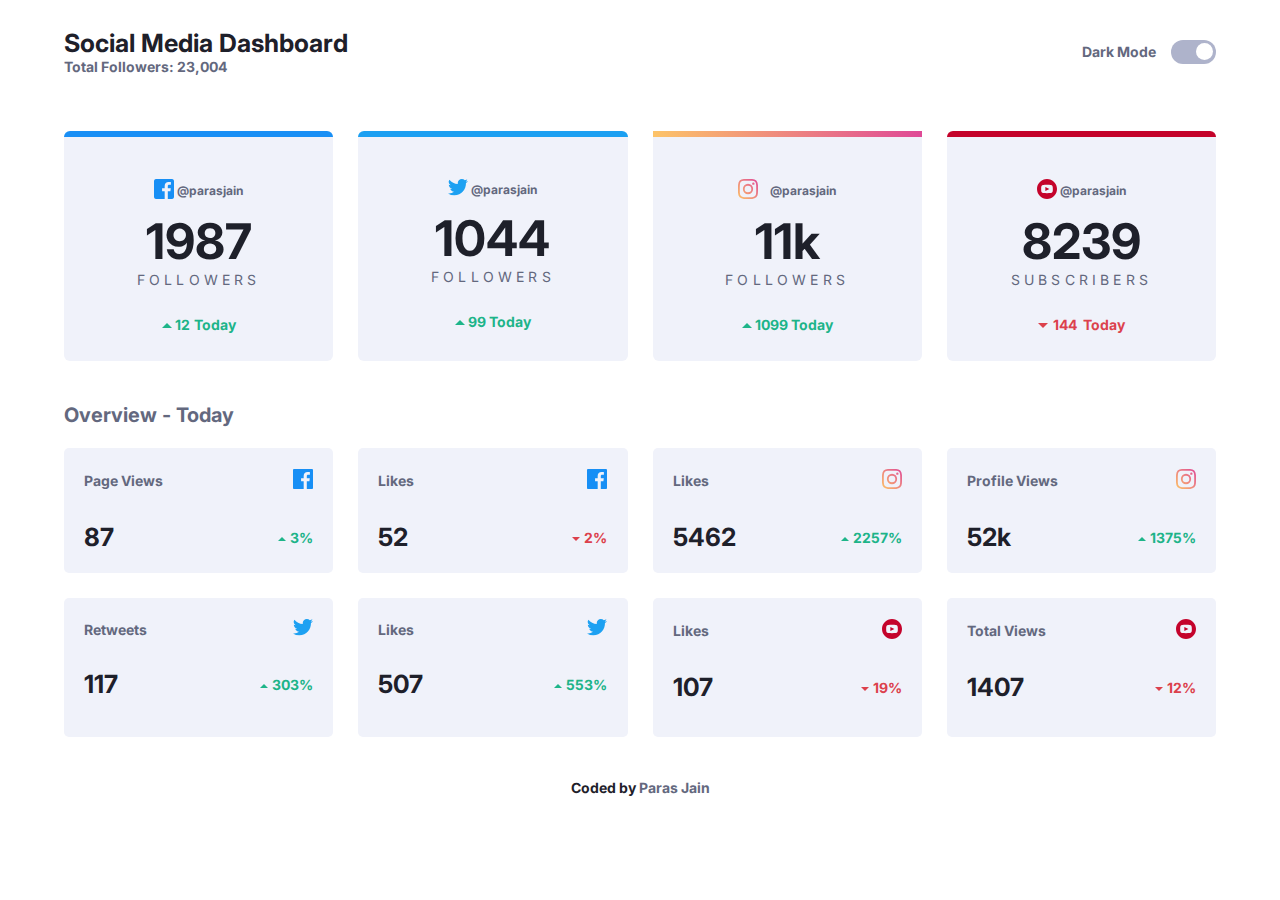
<file: Task-3/index.html>
<!DOCTYPE html>
<html lang="en">
<head>
  <meta charset="UTF-8">
  <meta name="viewport" content="width=device-width, initial-scale=1.0"> <!-- displays site properly based on user's device -->

  <link rel="icon" type="image/png" sizes="32x32" href="favicon-32x32.png">
  
  <title>Frontend Mentor | Social Media Dashboard</title>
  <link rel="stylesheet" href="style.css">
  <link rel="preconnect" href="https://fonts.googleapis.com">
<link rel="preconnect" href="https://fonts.gstatic.com" crossorigin>
<link href="https://fonts.googleapis.com/css2?family=Inter:wght@400;700&display=swap" rel="stylesheet">
  <script src="script.js" defer></script>
</head>

<body class="light">

  <div class="social-media">

  <div class="container">

    <div class="top-flex">

      <div class="title-flex title-1">
        <div class="title-heading">Social Media Dashboard</div>
        <div class="title-info">Total Followers: 23,004</div>
        <hr>
      </div>

      <div class="title-flex title-2">

        <div class="dark-title">Dark Mode</div>

        <div class="toggle-button">
          <label for="radio" class="label-radio">
            <input type="radio" name="radio" class="radio-btn" id="radio1">
            <input type="radio" name="radio" class="radio-btn" id="radio2" checked>
            <div class="ball"></div>
          </label>
        </div>

      </div> 

    </div> <!---end of top-flex class div-->

    <div class="profile-section">

      <div class="profile-card profile-one"> <!--first profile-->

        <div class="profile-flex"> 
          <div class="profile-icon"><img src="icon-facebook.svg" alt="icon-facebook"></div>
          <div class="profile-name">@parasjain</div>
        </div>

        <div class="followers">1987</div>
        <div class="followers-heading">Followers</div>
        
        <div class="follow-flex">
          <div class="indicator"><img src="icon-up.svg" alt="icon-up"></div>
          <div class="indicator-value">12</div>
          <div class="today">Today</div>
        </div>

      </div>

      <div class="profile-card profile-two"> <!--second profile-->

        <div class="profile-flex"> 
          <div class="profile-icon"><img src="icon-twitter.svg" alt="icon-twitter"></div>
          <div class="profile-name">@parasjain</div>
        </div>

        <div class="followers">1044</div>
        <div class="followers-heading">Followers</div>
        
        <div class="follow-flex">
          <div class="indicator"><img src="icon-up.svg" alt="icon-up"></div>
          <div class="indicator-value">99</div>
          <div class="today">Today</div>
        </div>

      </div>

      <div class="profile-card profile-three"> <!--third profile-->

        <div class="profile-flex profile-3"> 
          <div class="profile-icon"><img src="icon-instagram.svg" alt="icon-facebook"></div>
          <div class="profile-name">@parasjain</div>
        </div>

        <div class="followers">11k</div>
        <div class="followers-heading">Followers</div>
        
        <div class="follow-flex follow-3">
          <div class="indicator"><img src="icon-up.svg" alt="icon-up"></div>
          <div class="indicator-value">1099</div>
          <div class="today">Today</div>
        </div>

      </div>

      <div class="profile-card profile-four"> <!--fourth profile-->

        <div class="profile-flex"> 
          <div class="profile-icon"><img src="icon-youtube.svg" alt="icon-facebook"></div>
          <div class="profile-name">@parasjain</div>
        </div>

        <div class="followers">8239</div>
        <div class="followers-heading">Subscribers</div>
        
        <div class="follow-flex follow-4">
          <div class="indicator"><img src="icon-down.svg" alt="icon-down"></div>
          <div class="indicator-value indicator-red">144</div>
          <div class="today indicator-red">Today</div>
        </div>

      </div>

      

    </div> <!---end of profile section class div-->

    <div class="overview-section">

      <div class="overview-heading">Overview - Today</div>

      <div class="page-section">

        <div class="page-card card-one"> <!--page one-->

          <div class="page-flex page-1">
            <div class="page-views">Page Views</div>
            <div class="page-icon"><img src="icon-facebook.svg" alt="icon-facebook"></div>
          </div>

          <div class="page-flex page-2">

            <div class="views">87</div>

            <div class="indicate-flex">
              <div class="page-indicator"><img src="icon-up.svg" alt="icon-up"></div>
              <div class="percent">3%</div>
            </div>

          </div>
        </div>


        <div class="page-card card-two"> <!--page two-->

          <div class="page-flex page-1">
            <div class="page-views">Likes</div>
            <div class="page-icon"><img src="icon-facebook.svg" alt="icon-facebook"></div>
          </div>

          <div class="page-flex page-2">

            <div class="views">52</div>

            <div class="indicate-flex">
              <div class="page-indicator"><img src="icon-down.svg" alt="icon-down"></div>
              <div class="percent percent-red">2%</div>
            </div>

          </div>

        </div>


        <div class="page-card card-three"> <!--page three-->

          <div class="page-flex page-1">
            <div class="page-views">Likes</div>
            <div class="page-icon"><img src="icon-instagram.svg" alt="icon-instagram"></div>
          </div>

          <div class="page-flex page-2">

            <div class="views">5462</div>

            <div class="indicate-flex">
              <div class="page-indicator"><img src="icon-up.svg" alt="icon-up"></div>
              <div class="percent">2257%</div>
            </div>

          </div>

        </div>

    
        <div class="page-card card-four"> <!--page four-->

          <div class="page-flex page-1">
            <div class="page-views">Profile Views</div>
            <div class="page-icon"><img src="icon-instagram.svg" alt="icon-instagram"></div>
          </div>

          <div class="page-flex page-2">

            <div class="views">52k</div>

            <div class="indicate-flex">
              <div class="page-indicator"><img src="icon-up.svg" alt="icon-up"></div>
              <div class="percent">1375%</div>
            </div>

          </div>

        </div>


        <div class="page-card card-five"> <!--page five-->

          <div class="page-flex page-1">
            <div class="page-views">Retweets</div>
            <div class="page-icon"><img src="icon-twitter.svg" alt="icon-twitter"></div>
          </div>

          <div class="page-flex page-2">

            <div class="views">117</div>

            <div class="indicate-flex">
              <div class="page-indicator"><img src="icon-up.svg" alt="icon-up"></div>
              <div class="percent">303%</div>
            </div>

          </div>

        </div>


        <div class="page-card card-six"> <!--page six-->

          <div class="page-flex page-1">
            <div class="page-views">Likes</div>
            <div class="page-icon"><img src="icon-twitter.svg" alt="icon-twitter"></div>
          </div>

          <div class="page-flex page-2">

            <div class="views">507</div>

            <div class="indicate-flex">
              <div class="page-indicator"><img src="icon-up.svg" alt="icon-up"></div>
              <div class="percent"> 553%</div>
            </div>

          </div>

        </div>

        <div class="page-card card-seven"> <!--page seven-->

          <div class="page-flex page-1">
            <div class="page-views">Likes</div>
            <div class="page-icon"><img src="icon-youtube.svg" alt="icon-youtube"></div>
          </div>

          <div class="page-flex page-2">

            <div class="views">107</div>

            <div class="indicate-flex">
              <div class="page-indicator"><img src="icon-down.svg" alt="icon-down"></div>
              <div class="percent percent-red">19%</div>
            </div>

          </div>

        </div>


        <div class="page-card card-eight"> <!--page eight-->

          <div class="page-flex page-1">
            <div class="page-views">Total Views</div>
            <div class="page-icon"><img src="icon-youtube.svg" alt="icon-youtube"></div>
          </div>

          <div class="page-flex page-2">

            <div class="views">1407</div>

            <div class="indicate-flex">
              <div class="page-indicator"><img src="icon-down.svg" alt="icon-down"></div>
              <div class="percent percent-red">12%</div>
            </div>

          </div>

        </div>

      </div> <!--end of page-section class div-->

    </div> <!--end of overview-section class div-->

  </div> <!--end of container class div-->

  <div class="attribution">
    Coded by <a> Paras Jain </a> 
  </div>

</div> <!---end of social-media div class-->
  
</body>
</html>
</file>
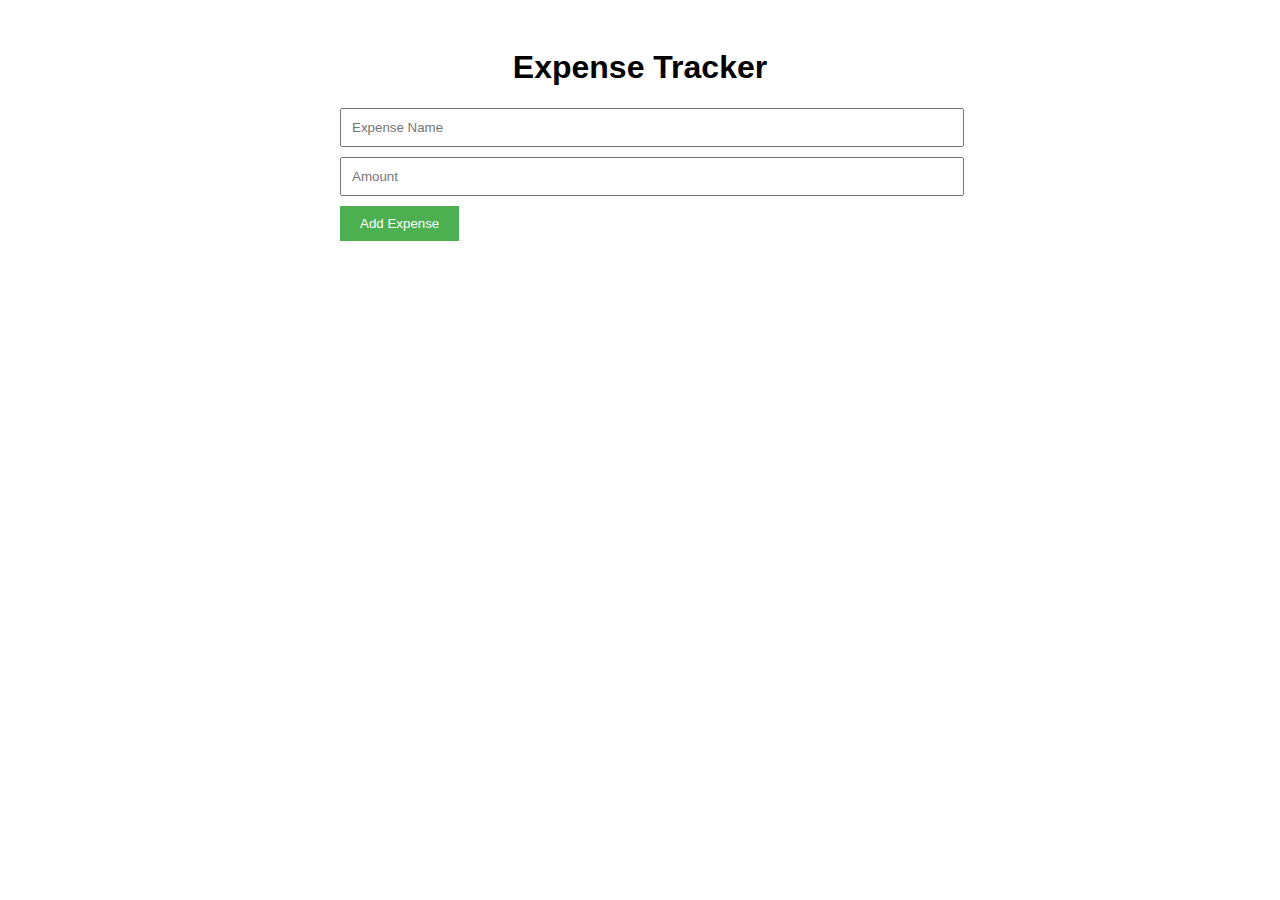
<file: Task-2/expense tracker.html>
<!DOCTYPE html>
<html lang="en">
<head>
<meta charset="UTF-8">
<meta name="viewport" content="width=device-width, initial-scale=1.0">
<title>Expense Tracker</title>
<style>
    body {
        font-family: Arial, sans-serif;
    }
    #container {
        max-width: 600px;
        margin: 0 auto;
        padding: 20px;
    }
    h1 {
        text-align: center;
    }
    input[type="text"], input[type="number"] {
        width: 100%;
        padding: 10px;
        margin-bottom: 10px;
    }
    button {
        padding: 10px 20px;
        background-color: #4CAF50;
        color: white;
        border: none;
        cursor: pointer;
    }
    button:hover {
        background-color: #45a049;
    }
    ul {
        list-style-type: none;
        padding: 0;
    }
    li {
        padding: 10px;
        border-bottom: 1px solid #ddd;
    }
    .delete {
        float: right;
        background-color: #f44336;
    }
    .edit {
        float: right;
        background-color: #008CBA;
    }
</style>
</head>
<body>
<div id="container">
    <h1>Expense Tracker</h1>
    <input type="text" id="expenseName" placeholder="Expense Name">
    <input type="number" id="expenseAmount" placeholder="Amount">
    <button onclick="addExpense()">Add Expense</button>
    <ul id="expenseList"></ul>
</div>

<script>
    let expenses = [];

    function renderExpenses() {
        const expenseList = document.getElementById('expenseList');
        expenseList.innerHTML = '';
        expenses.forEach((expense, index) => {
            const li = document.createElement('li');
            li.innerHTML = `
                ${expense.name} - ₹${expense.amount}
                <button class="edit" onclick="editExpense(${index})">Edit</button>
                <button class="delete" onclick="deleteExpense(${index})">Delete</button>
            `;
            expenseList.appendChild(li);
        });
        saveExpenses();
    }

    function addExpense() {
        const expenseNameInput = document.getElementById('expenseName');
        const expenseAmountInput = document.getElementById('expenseAmount');
        const name = expenseNameInput.value.trim();
        const amount = parseFloat(expenseAmountInput.value.trim());
        if (name !== '' && !isNaN(amount)) {
            expenses.push({ name, amount });
            renderExpenses();
            expenseNameInput.value = '';
            expenseAmountInput.value = '';
        } else {
            alert('Please enter valid expense name and amount.');
        }
    }

    function editExpense(index) {
        const newName = prompt('Enter new name for the expense:');
        const newAmount = parseFloat(prompt('Enter new amount for the expense:'));
        if (newName !== null && !isNaN(newAmount)) {
            expenses[index].name = newName.trim();
            expenses[index].amount = newAmount;
            renderExpenses();
        } else {
            alert('Please enter valid name and amount.');
        }
    }

    function deleteExpense(index) {
        if (confirm('Are you sure you want to delete this expense?')) {
            expenses.splice(index, 1);
            renderExpenses();
        }
    }

    function saveExpenses() {
        localStorage.setItem('expenses', JSON.stringify(expenses));
    }

    function loadExpenses() {
        const storedExpenses = localStorage.getItem('expenses');
        if (storedExpenses) {
            expenses = JSON.parse(storedExpenses);
            renderExpenses();
        }
    }

    loadExpenses();
</script>
</body>
</html>
</file>
<file: Task-3/style.css>
*,*::before,*::after{
  box-sizing: border-box;
}

body{
  margin: 0;
  padding: 0;
  font-size: 14px;
  font-family: 'Inter', sans-serif;
 
}

/* ---light theme--- */

.light .profile-card{
  background-color: hsl(227, 47%, 96%);
}

.light .page-card{
  background-color: hsl(227, 47%, 96%);
}

.light .title-heading, .light .followers, .light .views{
  color: hsl(230, 17%, 14%);
}

.light .title-info, .light .dark-title, .light .profile-name, .light .followers-heading,
.light .overview-heading, .light .page-1{
  color: hsl(228, 12%, 44%);
}

.light .label-radio{
  background-color: hsl(230, 22%, 74%);
}

.light .ball{
  background-color: white;
}

.light .attribution{
  color: hsl(230, 17%, 14%);
}

.light .attribution a{
  color: hsl(228, 12%, 44%);
}

/* ---dark theme--- */

.dark .social-media{
  background-color: hsl(232, 19%, 15%);
}

.dark .profile-card{
  background-color: hsl(228, 28%, 20%);
}

.dark .page-card{
  background-color: hsl(228, 28%, 20%);
}

.dark .title-heading, .dark .followers, .dark .views, .dark .overview-heading{
  color: white;
}

.dark .title-info, .dark .dark-title, .dark .profile-name, .dark .followers-heading, 
.dark .page-1{
  color: hsl(228, 34%, 66%);
}


.dark .label-radio{
  background: linear-gradient(to right,hsl(210, 78%, 56%), hsl(146, 68%, 55%));
}

.dark .ball{
  background-color: hsl(228, 28%, 20%);
}

.dark .attribution{
  color: white;
}

.dark .attribution a{
  color: hsl(228, 34%, 66%);
}



.social-media{
  padding-bottom: 1em;
  transition: background-color 0.3s linear;
}

.container{
  /* border: 2px solid red; */
  width: 90%;
  margin: auto;
  padding-top: 2em;
}

.title-heading{
  font-weight: 700;
  font-size: 25px;
  transition: color 0.3s linear;
}

.title-info{
  font-weight: 700;
  transition: color 0.3s linear;
}

.title-2{
  display: flex;
  justify-content: space-between;
  align-items: center;
}

.dark-title{
  font-weight: 700;
  transition: color 0.3s linear;
}

.toggle-button{
  /* border: 2px solid red; */
  display: inline-block;
  position: relative;
}

.ball{
  position: absolute;
  width: 17px;
  height: 17px;
  border-radius: 50%;
  left: 25px;
  top:3px;
  transition: transform 0.2s linear;
}

.label-radio{
  display: flex;
  align-items: center;
  /* border: 2px solid black; */
  position: relative;
  width: 45px;
  height: 24px;
  border-radius: 25px;
}

.label-radio .radio-btn{
  display: block;
  padding: 0;
  opacity: 0;
  margin: 0;
  width: 20px;
  height: 20px;
}

#radio1:checked ~ .ball{
  transform: translateX(-130%);
}

.profile-section{
  margin-top: 2em;
}

.profile-card{
  /* border: 2px solid black; */
  
  padding-bottom: 2em;
  border-top: 6px solid hsl(208, 92%, 53%);
  border-radius: 6px;
  margin-top: 2em;
  transition: background-color 0.3s linear;
}

.profile-two{
  border-top: 6px solid hsl(203, 89%, 53%);
}

.profile-three{
  border-style: solid;
  border-width: 6px;
  border-image: linear-gradient(to right, hsl(37, 97%, 70%), hsl(329, 70%, 58%)) 1;
  border-left:0;
  border-right:0;
  border-bottom: 0; 
}

.profile-four{
  border-top: 6px solid hsl(348, 97%, 39%);
}


.profile-flex{
  /* border: 2px solid green; */
  display: flex;
  justify-content: space-evenly;
  align-items: center;
  width: 30%;
  margin: auto;
  margin-top: 1em;
  padding-top: 2em;
}

.profile-3{
  width: 40%;
}

.profile-icon img{
  border-radius: 2px;
}

.profile-name{
  font-size: 12px;
  font-weight: 700;
  transition: color 0.3s linear;
}

.followers{
  font-size: 3.5em;
  font-weight: 700;
  text-align: center;
  margin-top: 10px;
  transition: color 0.3s linear;
}

.followers-heading{
  text-align: center;
  text-transform: uppercase;
  letter-spacing: .3em;
}

.follow-flex{
  /* border: 2px solid blue; */
  display: flex;
  justify-content: space-evenly;
  align-items: center;
  width: 25%;
  margin: auto;
  margin-top: 2em;
  color:hsl(163, 72%, 41%);
  font-weight: 700;
}

.indicator img{
  width: 10px;
  margin-bottom: 2px;
}

.follow-3,.follow-4{
  width: 30%;
}

.indicator-red{
  color: hsl(356, 69%, 56%);
  transition: color 0.3s linear;
}

.overview-section{
  margin: 3em 0;
}

.overview-heading{
  font-size: 20px;
  font-weight: 700;
  transition: color 0.3s linear;
}

.page-card{
 
  /* border: 2px solid red; */
  padding: 1.5em 0;
  font-weight: 700;
  margin-top: 1em;
  border-radius: 5px;
  transition: background-color 0.3s linear;
}
.card-one{
  margin-top: 2em;
}

.page-1{
  display: flex;
  justify-content: space-between;
  align-items: center;
  width: 85%;
  margin: auto;
}

.page-2{
  display: flex;
  justify-content: space-between;
  align-items: center;
  width: 85%;
  margin: auto;
  margin-top: 30px;
}

.views{
  font-size: 25px;
}

.indicate-flex{
  display: flex;
  align-items: center;
  /* border: 2px solid red; */
}

.indicate-flex img{
  margin-bottom: 2px;
  margin-right: 4px;
}

.percent{
  color: hsl(163, 72%, 41%);
}

.percent-red{
  color: hsl(356, 69%, 56%);
}

.attribution{
  font-weight: 700;
  text-align: center;
  transition: color 0.3s linear;
}

.attribution a{
  text-decoration: none;
}


/* ----- Desktop version----- */

@media (min-width:700px){

  

  .top-flex{
      display: flex;
      justify-content: space-between;
  }

  hr{
      display: none;
  }

  .dark-title{
      margin-right: 15px;
  }

  .profile-section{
      display: grid;
      grid-template-columns: repeat(4, 1fr);
      gap: 25px;
  }

  .profile-flex{
      width: 35%;
  }

  .profile-3{
      width: 45%;
  }

  .follow-flex{
      width: 30%;
  }

  .follow-3,.follow-4{
      width: 36%;
  }

  .page-section{
      display: grid;
      grid-template-columns: repeat(4,1fr);
      grid-template-rows: repeat(2,1fr);
      gap: 25px;
      margin-top: .5em;
  }

 

  .card-one{
      margin-top: 1em;
  }

  .card-five, .card-six, .card-seven, .card-eight{
      margin-top: 0;
  } 
}
</file>
